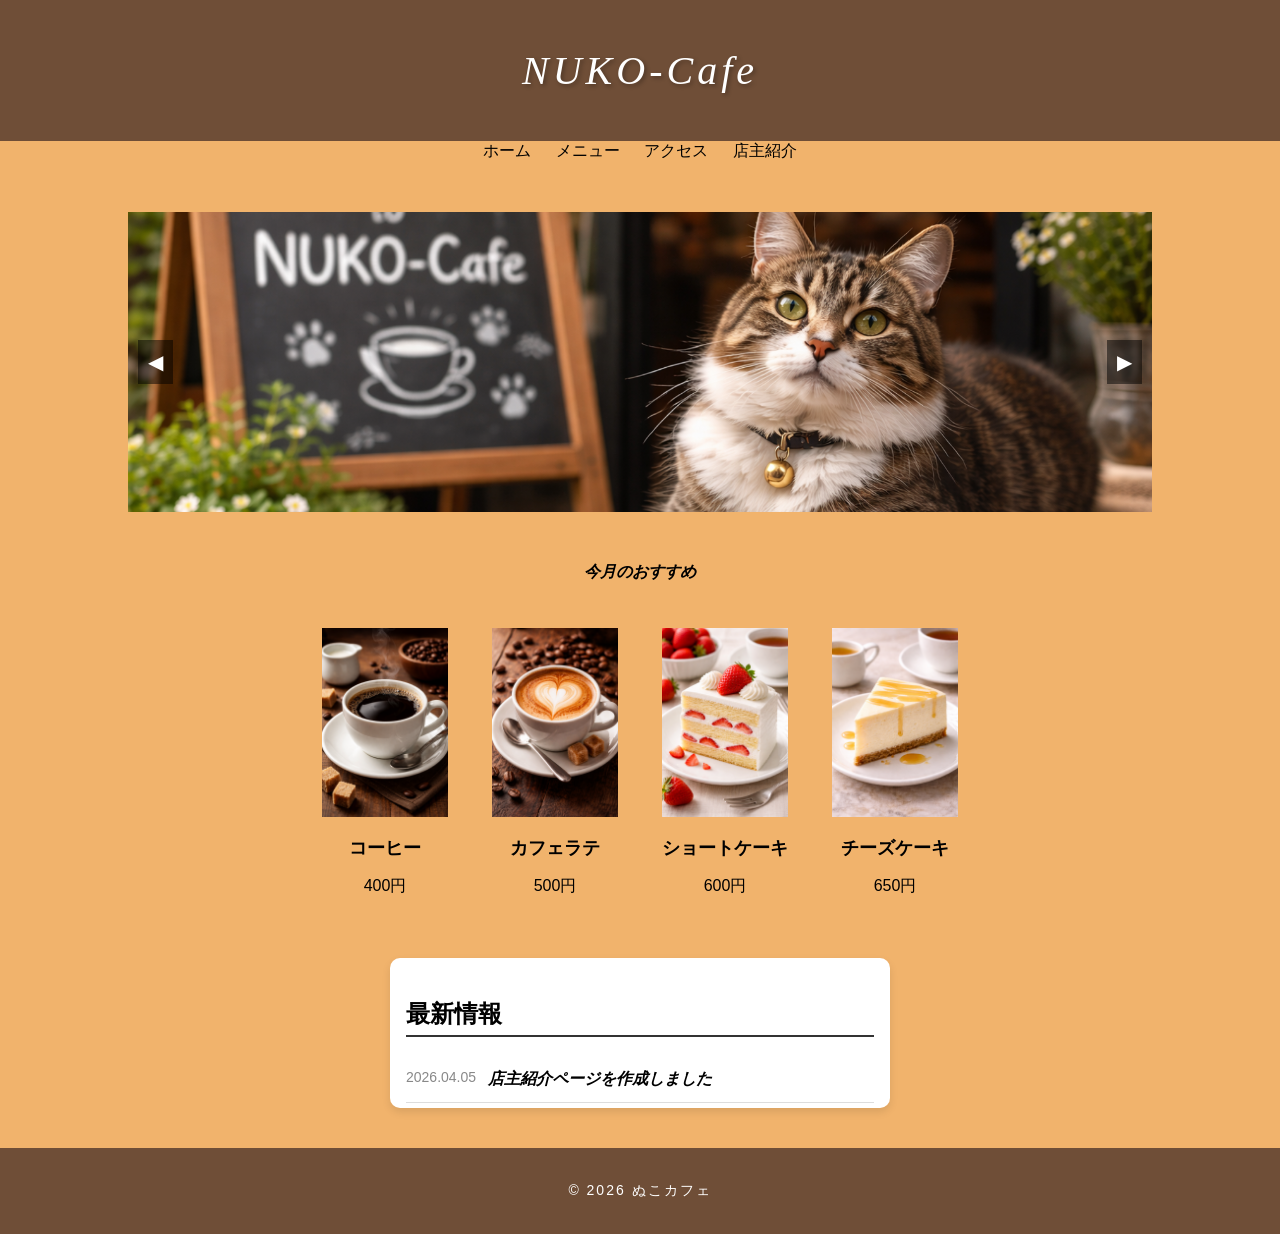
<file: index.html>
<!DOCTYPE html>
<html>

<head>
    <meta charset="UTF-8">
    <meta name="description" content="国立駅徒歩3秒。こだわりの焙煎豆で
    淹れた極上のコーヒーとぬこで最高の癒しをご提供します。Wi-Fi・コンセント完備">
    <meta name="viewport" content="width=device-width, initial-scale=1.0">

    <title>ぬこカフェ</title>
    <link rel="stylesheet" href="style.css">
</head>

<body>
    <header>
        <h1>NUKO-Cafe</h1>
    </header>

    <nav class="nav">
        <a href="index.html">ホーム</a>
        <a href="menu.html">メニュー</a>
        <a href="access.html">アクセス</a>
        <a href="info.html">店主紹介</a>
    </nav>

    <div class="slider-wrapper">
        <div class="slider">

            <div class="slides">
                <img src="img/nukocafe.png" class="active">

                <img src="img/barista.png">

                <img src="img/woman.png">

            </div>

            <!-- ボタン -->
            <button class="prev">◀</button>
            <button class="next">▶</button>

        </div>
    </div>

    <p class="text">今月のおすすめ</p>

    <div class="favorite">

        <div class="item">
            <img src="img/coffee.png">
            <h2>コーヒー</h2>
            <p>400円</p>
        </div>

        <div class="item">
            <img src="img/coffeelate.png">
            <h2>カフェラテ</h2>
            <p>500円</p>
        </div>

        <div class="item">
            <img src="img/shortcake.png">
            <h2>ショートケーキ</h2>
            <p>600円</p>
        </div>

        <div class="item">
            <img src="img/cheezecake.png" alt="">
            <h2>チーズケーキ</h2>
            <p>650円</p>
        </div>

    </div>

    <section class="news">
        <h2>最新情報</h2>

        <ul class="news-list">
            <li>
                <span class="date">2026.04.05</span>
                <span class="text">店主紹介ページを作成しました</span>
            </li>
            <li>
                <span class="date">2026.04.01</span>
                <span class="text">新メニュー追加しました</span>
            </li>
            <li>
                <span class="date">2026.03.20</span>
                <span class="text">春限定スイーツ登場</span>
            </li>
        </ul>
    </section>

    <footer>
        <p>© 2026 ぬこカフェ</p>
    </footer>

    <script>
        const slides = document.querySelectorAll(".slides img");
        const prev = document.querySelector(".prev");
        const next = document.querySelector(".next");
        const slider = document.querySelector(".slider");

        let current = 0;
        let interval;

        // 表示切り替え
        function showSlide(index) {
            slides.forEach(img => img.classList.remove("active"));
            slides[index].classList.add("active");
        }

        // 次へ
        function nextSlide() {
            current = (current + 1) % slides.length;
            showSlide(current);
        }

        // 前へ
        function prevSlide() {
            current = (current - 1 + slides.length) % slides.length;
            showSlide(current);
        }

        // 自動再生
        function startSlide() {
            interval = setInterval(nextSlide, 5000);
        }

        // 停止
        function stopSlide() {
            clearInterval(interval);
        }

        // ボタン操作
        next.addEventListener("click", nextSlide);
        prev.addEventListener("click", prevSlide);

        // ホバーで停止
        slider.addEventListener("mouseenter", stopSlide);
        slider.addEventListener("mouseleave", startSlide);

        // 初期スタート
        startSlide();
    </script>

</body>

</html>
</file>
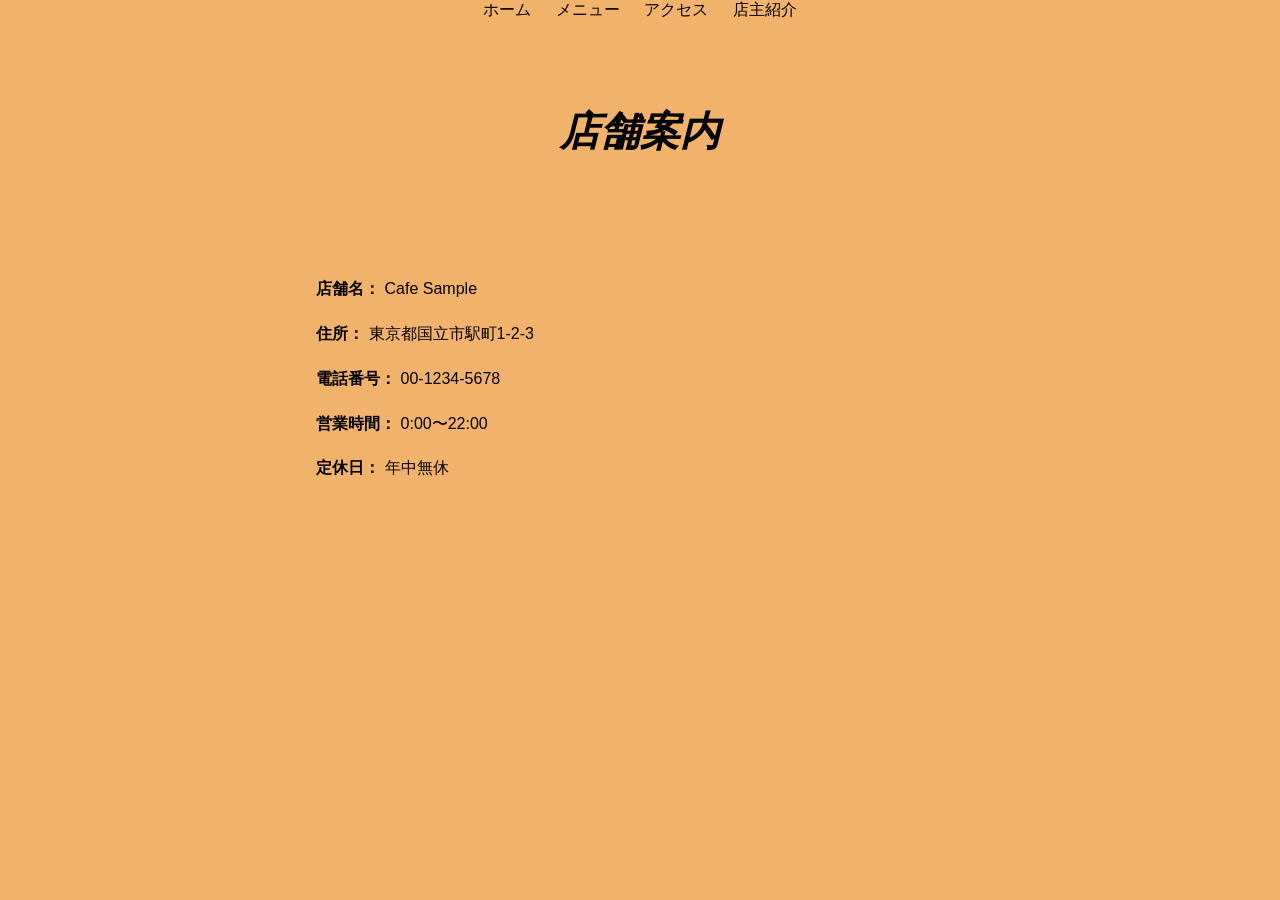
<file: access.html>
<!DOCTYPE html>
<html>

<head>
  <meta charset="UTF-8">
  <meta name="viewport" content="width=device-width, initial-scale=1.0">

  <title>アクセス</title>
  <link rel="stylesheet" href="style.css">
</head>

<body>

  <nav class="nav">
    <a href="index.html">ホーム</a>
    <a href="menu.html">メニュー</a>
    <a href="access.html">アクセス</a>
    <a href="info.html">店主紹介</a>
  </nav>

  <section class="access">
    <h2>店舗案内</h2>


    <div class="access-container">

      <!-- 店舗情報 -->
      <div class="access-info">
        <p><strong>店舗名：</strong> Cafe Sample</p>
        <p><strong>住所：</strong> 東京都国立市駅町1-2-3</p>
        <p><strong>電話番号：</strong> 00-1234-5678</p>
        <p><strong>営業時間：</strong> 0:00〜22:00</p>
        <p><strong>定休日：</strong> 年中無休</p>
      </div>

      <!-- Googleマップ -->
      <div class="access-map">
        <iframe
          src="https://www.google.com/maps/embed?pb=!1m18!1m12!1m3!1d10898.992074822656!2d139.44326695017614!3d35.694487233063846!2m3!1f0!2f0!3f0!3m2!1i1024!2i768!4f13.1!3m3!1m2!1s0x6018e3f8ab345cb1%3A0xc74017a4dcc85f5c!2z5Zu956uL6aeF!5e0!3m2!1sja!2sjp!4v1775293326025!5m2!1sja!2sjp"
          width="500" height="330" style="border:0;" allowfullscreen="" loading="lazy"
          referrerpolicy="no-referrer-when-downgrade"></iframe>
        </iframe>
      </div>

    </div>

  </section>

</body>

</html>
</file>
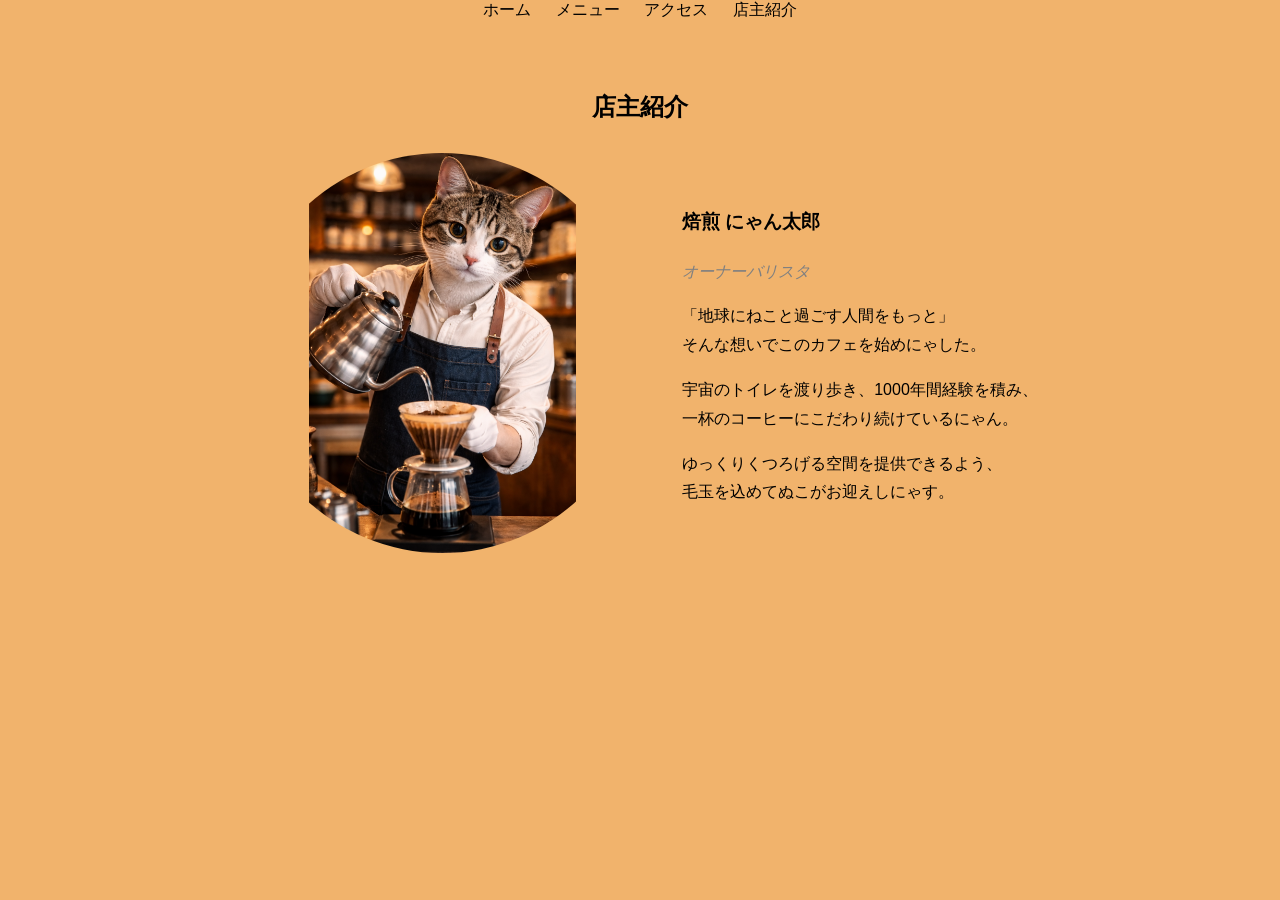
<file: info real.html>
<!DOCTYPE html>
<html lang="ja">

<head>
  <meta charset="UTF-8">
  <meta name="viewport" content="width=device-width, initial-scale=1.0">

  <title>店主紹介 | Cafe Site</title>
  <link rel="stylesheet" href="style.css">
</head>

<body>


  <nav class="nav">
    <a href="index.html">ホーム</a>
    <a href="menu.html">メニュー</a>
    <a href="access.html">アクセス</a>
    <a href="info.html">店主紹介</a>
  </nav>


  <section class="owner">
    <h2>店主紹介</h2>

    <div class="owner-container">

      <a href="info.html">
        <img src="img/cat owner.png" alt="店主" class="owner-img">
      </a>

      <div class="owner-text">
        <h3>焙煎 にゃん太郎</h3>
        <p class="role">オーナーバリスタ</p>

        <p>
          「地球にねこと過ごす人間をもっと」 <br>
          そんな想いでこのカフェを始めにゃした。
        </p>

        <p>
          宇宙のトイレを渡り歩き、1000年間経験を積み、<br>
          一杯のコーヒーにこだわり続けているにゃん。
        </p>

        <p>
          ゆっくりくつろげる空間を提供できるよう、<br>
          毛玉を込めてぬこがお迎えしにゃす。
        </p>

      </div>

    </div>
  </section>

</body>

</html>
</file>
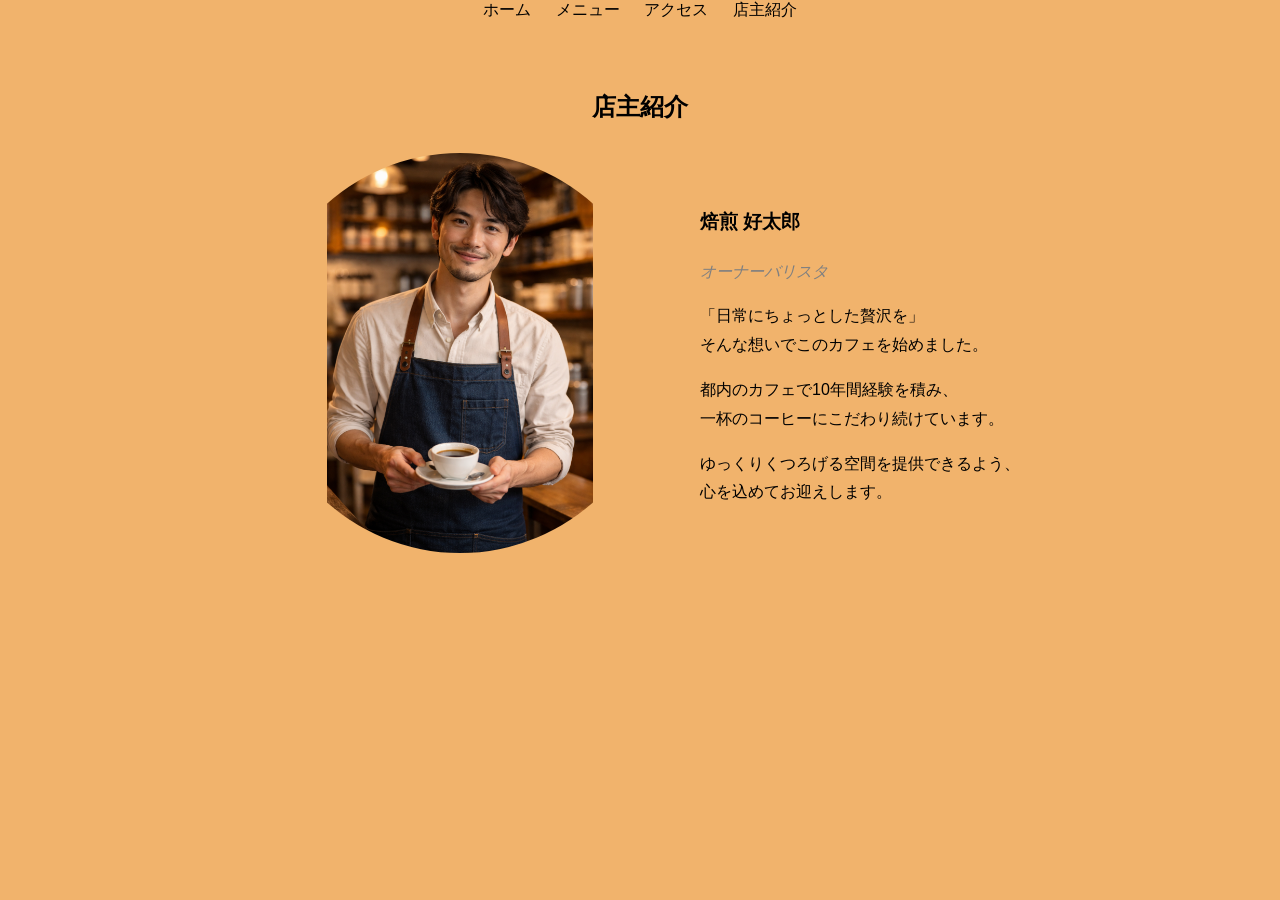
<file: info.html>
<!DOCTYPE html>
<html lang="ja">

<head>
  <meta charset="UTF-8">
  <meta name="viewport" content="width=device-width, initial-scale=1.0">

  <title>店主紹介 | Cafe Site</title>
  <link rel="stylesheet" href="style.css">
</head>

<body>


  <nav class="nav">
    <a href="index.html">ホーム</a>
    <a href="menu.html">メニュー</a>
    <a href="access.html">アクセス</a>
    <a href="info.html">店主紹介</a>
  </nav>


  <section class="owner">
    <h2>店主紹介</h2>

    <div class="owner-container">

      <a href="info real.html">
        <img src="img/owner.png" alt="店主" class="owner-img">
      </a>

      <div class="owner-text">
        <h3>焙煎 好太郎</h3>
        <p class="role">オーナーバリスタ</p>

        <p>
          「日常にちょっとした贅沢を」 <br>
          そんな想いでこのカフェを始めました。
        </p>

        <p>
          都内のカフェで10年間経験を積み、<br>
          一杯のコーヒーにこだわり続けています。
        </p>

        <p>
          ゆっくりくつろげる空間を提供できるよう、<br>
          心を込めてお迎えします。
        </p>

      </div>

    </div>
  </section>

</body>

</html>
</file>
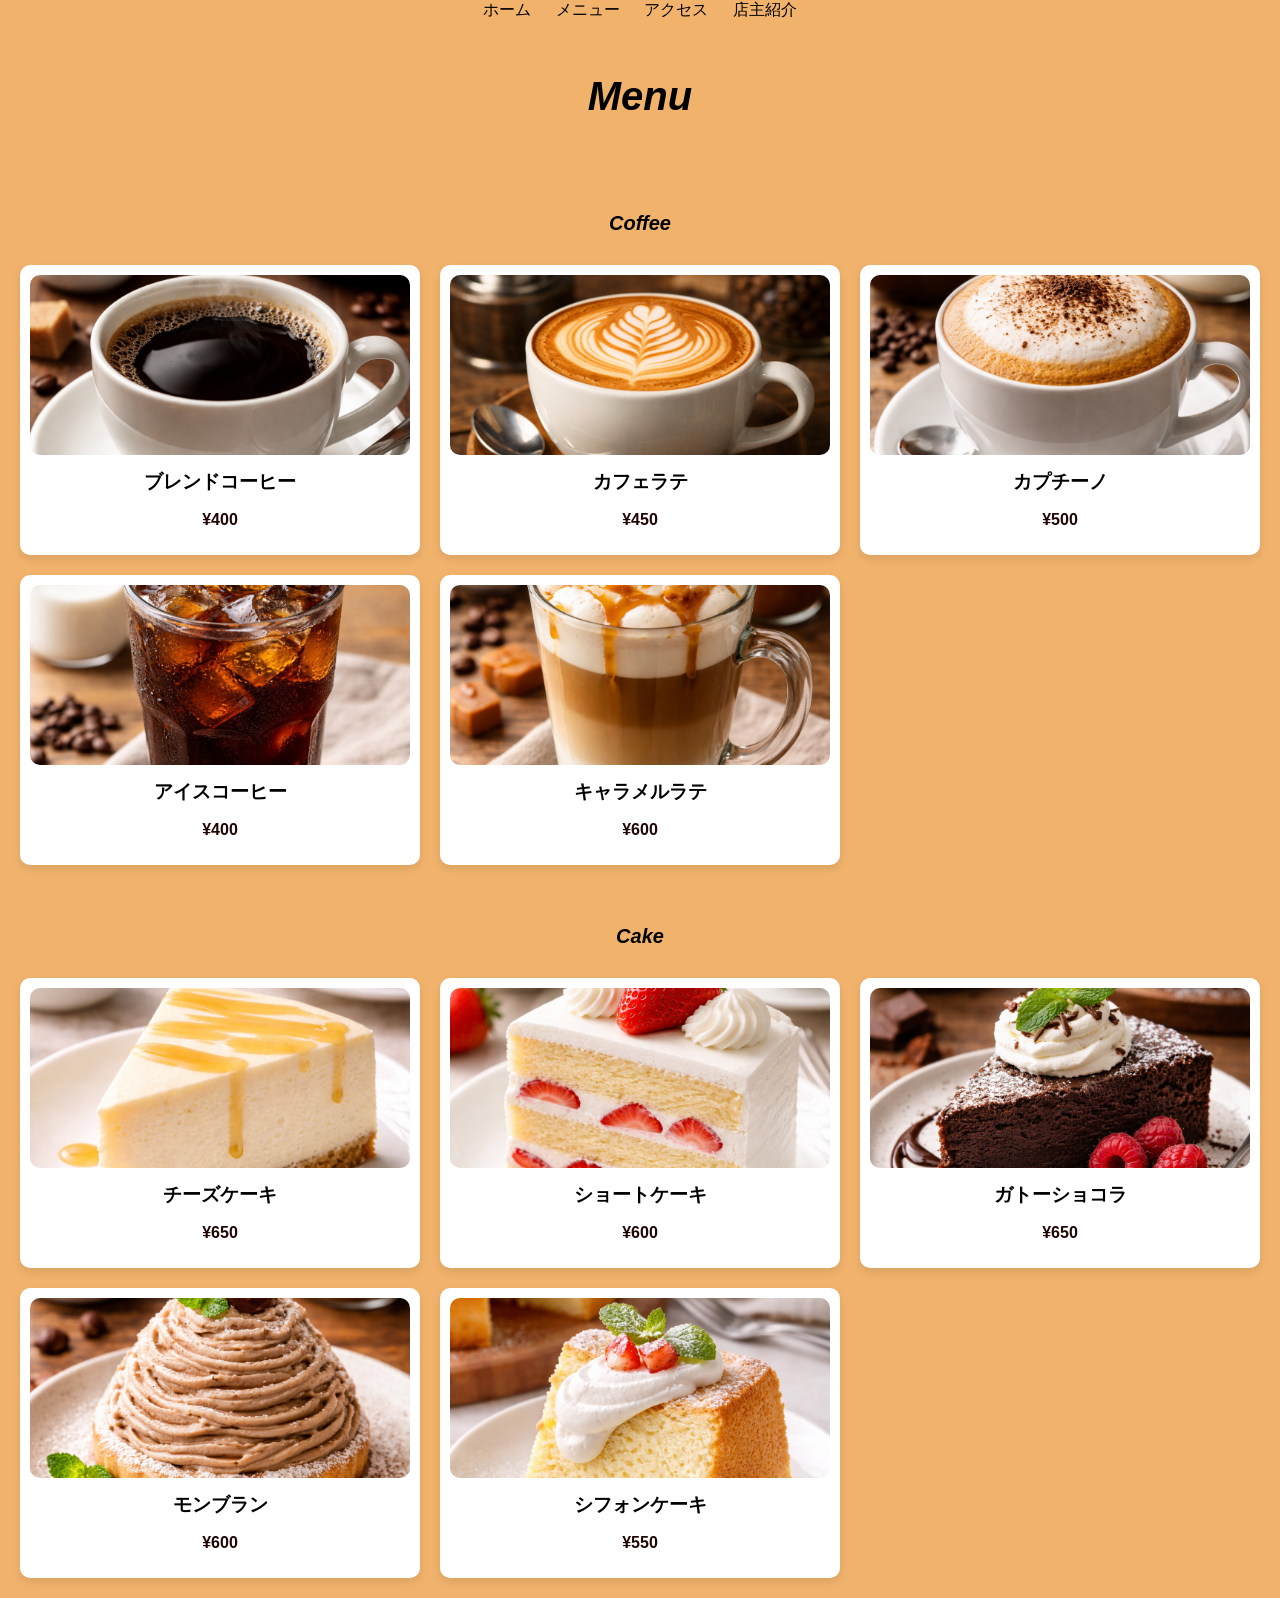
<file: menu.html>
<!DOCTYPE html>
<html>

<head>
  <meta charset="UTF-8">
  <meta name="viewport" content="width=device-width, initial-scale=1.0">

  <title>メニュー</title>
  <link rel="stylesheet" href="style.css">
</head>

<body>

  <nav class="nav">
    <a href="index.html">ホーム</a>
    <a href="menu.html">メニュー</a>
    <a href="access.html">アクセス</a>
    <a href="info.html">店主紹介</a>
  </nav>

  <section class="menu">
    <h2>Menu</h2>

    <h3 class="category-title">Coffee</h3>

    <div class="menu-grid">

      <!-- コーヒー -->
      <div class="card">
        <img src="img/coffee.png" alt="コーヒー" class="menu-img">
        <h3>ブレンドコーヒー</h3>
        <p class="price">¥400</p>
      </div>

      <div class="card">
        <img src="img/late.png" alt="ラテ" class="menu-img">
        <h3>カフェラテ</h3>
        <p class="price">¥450</p>
      </div>

      <div class="card">
        <img src="img/capchino.png" alt="カプチーノ" class="menu-img">
        <h3>カプチーノ</h3>
        <p class="price">¥500</p>
      </div>

      <div class="card">
        <img src="img/ice coffee.png" alt="アイスコーヒー" class="menu-img">
        <h3>アイスコーヒー</h3>
        <p class="price">¥400</p>
      </div>

      <div class="card">
        <img src="img/caramel.png" alt="キャラメルラテ" class="menu-img">
        <h3>キャラメルラテ</h3>
        <p class="price">¥600</p>
      </div>
    </div>

    <h3 class="category-title">Cake</h3>

    <div class="menu-grid">

      <!-- ケーキ -->
      <div class="card">
        <img src="img/cheezecake.png" alt="チーズケーキ" class="menu-img">
        <h3>チーズケーキ</h3>
        <p class="price">¥650</p>
      </div>

      <div class="card">
        <img src="img/shortcake.png" alt="ショートケーキ" class="menu-img">
        <h3>ショートケーキ</h3>
        <p class="price">¥600</p>
      </div>

      <div class="card">
        <img src="img/gatoshocora.png" alt="ガトーショコラ" class="menu-img">
        <h3>ガトーショコラ</h3>
        <p class="price">¥650</p>

      </div>
      <div class="card">
        <img src="img/monbran.png" alt="モンブラン" class="menu-img">
        <h3>モンブラン</h3>
        <p class="price">¥600</p>

      </div>
      <div class="card">
        <img src="img/shifon.png" alt="シフォンケーキ" class="menu-img">
        <h3>シフォンケーキ</h3>
        <p class="price">¥550</p>
      </div>

    </div>
  </section>

  <div id="modal">
    <img id="modal-img">
  </div>

  <script src="script.js"></script>

</body>

</html>
</file>
<file: style.css>
* {
  box-sizing: border-box;
}

body {
  background-color: #f1b36c;
  font-family: sans-serif;
  text-align: center;
  margin: 0;
  overflow-x: hidden;
}

.nav a {
  margin: 10px;
  text-decoration: none;
  color: black;
}

.favorite {
  display: flex;
  justify-content: center;
  gap: 20px;
}

.text {
  font-size: 20px;
  font-style: italic;
  font-weight: 600;
  margin-bottom: 0%;
}

.item {
  margin-top: 40px;
  padding: 5px;
  width: 150px;
  transition: 0.3s;
}

.item:hover {
  transform: translateY(-5px) scale(1.1);
  box-shadow: 0 6px 12px rgba(0, 0, 0, 0.2);
}

img {
  width: 90%;
  margin: 0px;
  object-fit: cover;
}

.item h2 {
  font-size: 18px;
}

header {
  background: #6f4e37;
  color: white;
  text-align: center;
  padding: 20px;
  width: 100%;
}

header h1 {
  font-family: "Times New Roman", serif;
  font-style: italic;
  font-size: 40px;
  font-weight: 300;
  letter-spacing: 4px;
  text-shadow: 2px 2px 4px rgba(0, 0, 0, 0.3);
}

.news {
  max-height: 150px;
  overflow-y: auto;
  background: white;
  padding: 20px;
  margin: 40px auto;
  width: 500px;
  border-radius: 10px;
  box-shadow: 0 4px 8px rgba(0, 0, 0, 0.1);
  text-align: left;
}

.news h2 {
  border-bottom: 2px solid #333;
  padding-bottom: 5px;
  margin-top: 0;
}

.news li {
  margin: 10px 0;
  font-size: 16px;
}

.news ul {
  list-style: none;
  padding: 0;
  margin: 0;
}

.new {
  color: white;
  background: red;
  padding: 2px 6px;
  font-size: 12px;
  margin-right: 5px;
}

footer {
  background: #6f4e37;
  color: white;
  text-align: center;
  padding: 20px;
  margin-top: 40px;
  font-size: 14px;
  letter-spacing: 2px;
}

/* スライダー専用ラッパー */
.slider-wrapper {
  display: flex;
  justify-content: center;
  margin: 50px 0;
}

/* スライダー本体 */
.slider {
  width: 80%;
  height: 300px;
  position: relative;
  overflow: hidden;
}

/* 画像 */
.slides img {
  width: 100%;
  height: 100%;
  object-fit: cover;
  position: absolute;
  top: 0;
  left: 0;
  opacity: 0;
  transition: 3s;
}

.slides img.active {
  opacity: 1;
}

/* ボタン */
button {
  position: absolute;
  top: 50%;
  transform: translateY(-50%);
  background: rgba(0, 0, 0, 0.5);
  color: white;
  border: none;
  font-size: 20px;
  padding: 10px;
  cursor: pointer;
}

.prev {
  left: 10px;
}

.next {
  right: 10px;
}

.slides img:nth-child(1) {
  object-position: center 45%;
}

.slides img:nth-child(2) {
  object-position: center 80%;
}

.slides img:nth-child(3) {
  object-position: center 40%;
}


/* 全体 */
.menu {
  padding: 20px;
  text-align: center;
}

.menu h2 {
  font-family: sans-serif;
  font-style: italic;
  font-size: 40px;
}

/* グリッド（横並び） */
.menu-grid {
  display: grid;
  grid-template-columns: repeat(3, 1fr);
  gap: 20px;
}

.category-title {
  margin: 30px 0 10px;
  margin-top: 60px;
  margin-bottom: 30px;
  display: inline-block;
  font-size: 20px;
  font-family: 'Montserrat', sans-serif;
  font-style: italic;
}

/* カード */
.card {
  background: #fff;
  border-radius: 10px;
  box-shadow: 0 4px 10px rgba(0, 0, 0, 0.1);
  padding: 10px;
}

/* 画像 */
.card img {
  width: 100%;
  height: 150px;
  object-fit: cover;
  border-radius: 10px;
  object-position: center 40%;
}

/* タイトル */
.card h3 {
  margin: 10px 0 5px;
}

/* 価格 */
.price {
  color: rgb(32, 5, 5);
  font-weight: bold;
}

@media (max-width: 768px) {
  .menu-grid {
    grid-template-columns: 1fr;
  }
}

.card {
  background: #fff;
  border-radius: 10px;
  box-shadow: 0 4px 10px rgba(0, 0, 0, 0.1);
  padding: 10px;
  transition: 0.3s;
}

/* ホバー時 */
.card:hover {
  transform: translateY(-10px);
  box-shadow: 0 10px 20px rgba(0, 0, 0, 0.2);
}

.card img {
  width: 100%;
  height: 180px;
  object-fit: cover;
  border-radius: 10px;
  transition: 0.3s;
}

.card:hover img {
  transform: scale(1.1);
}

.card h3 {
  transition: 0.3s;
}

.card:hover h3 {
  color: brown;
}

.card:hover .price {
  color: brown;
}

.card {
  cursor: pointer;
}





#modal {
  position: fixed;
  top: 0;
  left: 0;
  width: 100%;
  height: 100%;

  background: rgba(0, 0, 0, 0.8);

  display: flex;
  justify-content: center;
  align-items: center;

  opacity: 0;
  visibility: hidden;
  transition: 0.5s;
  z-index: 9999;
}

#modal.active {
  opacity: 1;
  visibility: visible;
}

#modal img {
  max-width: 90%;
  max-height: 90%;
  object-fit: contain;
}

.access {
  padding: 50px 20px;
  text-align: center;
}

.access-container {
  display: flex;
  gap: 30px;
  margin-top: 100px;
  justify-content: center;
  flex-wrap: wrap;
}

.access-info {
  max-width: 300px;
  text-align: left;
  line-height: 1.8;
}

.access-map {
  width: 400px;
}

.access h2 {
  font-family: sans-serif;
  font-style: italic;
  font-size: 40px;
}

.owner {
  padding: 50px 20px;
  text-align: center;
}

.owner-container {
  display: flex;
  align-items: center;
  justify-content: center;
  gap: 40px;
  margin-top: 30px;
  flex-wrap: wrap;
}

.owner-img {
  width: 400px;
  height: 400px;
  object-fit: contain;
  border-radius: 50%;
}

.owner-text {
  max-width: 400px;
  text-align: left;
  line-height: 1.8;
}

.role {
  color: gray;
  margin-bottom: 15px;
  font-style: italic;
}

.news {
  padding: 40px 16px;
}

.news-list {
  list-style: none;
  padding: 0;
  margin: 0;
}

.news-list li {
  display: flex;
  gap: 12px;
  padding: 12px 0;
  border-bottom: 1px solid #ddd;
}

/* 日付 */
.date {
  flex-shrink: 0;
  font-size: 14px;
  color: #888;
}

/* テキスト */
.text {
  flex: 1;
  word-break: break-word;
  font-size: medium;
}

.news,
.news-list li {
  max-width: 100%;
}

.news h2 {
  margin-bottom: 20px;
}

.news-list li:hover {
  background: #8ec8e9;
}


/* スマホ対応 */
@media (max-width: 768px) {
  .menu-grid {
    flex-direction: column;
  }

  img {
    width: 100%;
    height: auto;
  }

  body {
    font-size: 16px;
  }

  h2 {
    font-size: 20px;
  }

  section {
    padding: 40px 20px;
  }

  button,
  a {
    padding: 10px 5px;
  }

  img {
    border-radius: 8px;
  }

  .nav {
    display: flex;
    flex-wrap: wrap;
    justify-content: center;
    gap: 10px;
  }

  h1 {
    font-size: clamp(20px, 5vw, 28px);
  }

  .nav a {
    font-size: clamp(12px, 3.5vw, 16px);
    padding: 8px 10px;
  }

  h1,
  h2,
  .nav a {
    line-height: 1.4;
    word-break: break-word;
  }

  .news-list li {
    flex-direction: column;
  }

  .date {
    font-size: 12px;
  }

  .text {
    font-size: 14px;
  }

}
</file>
